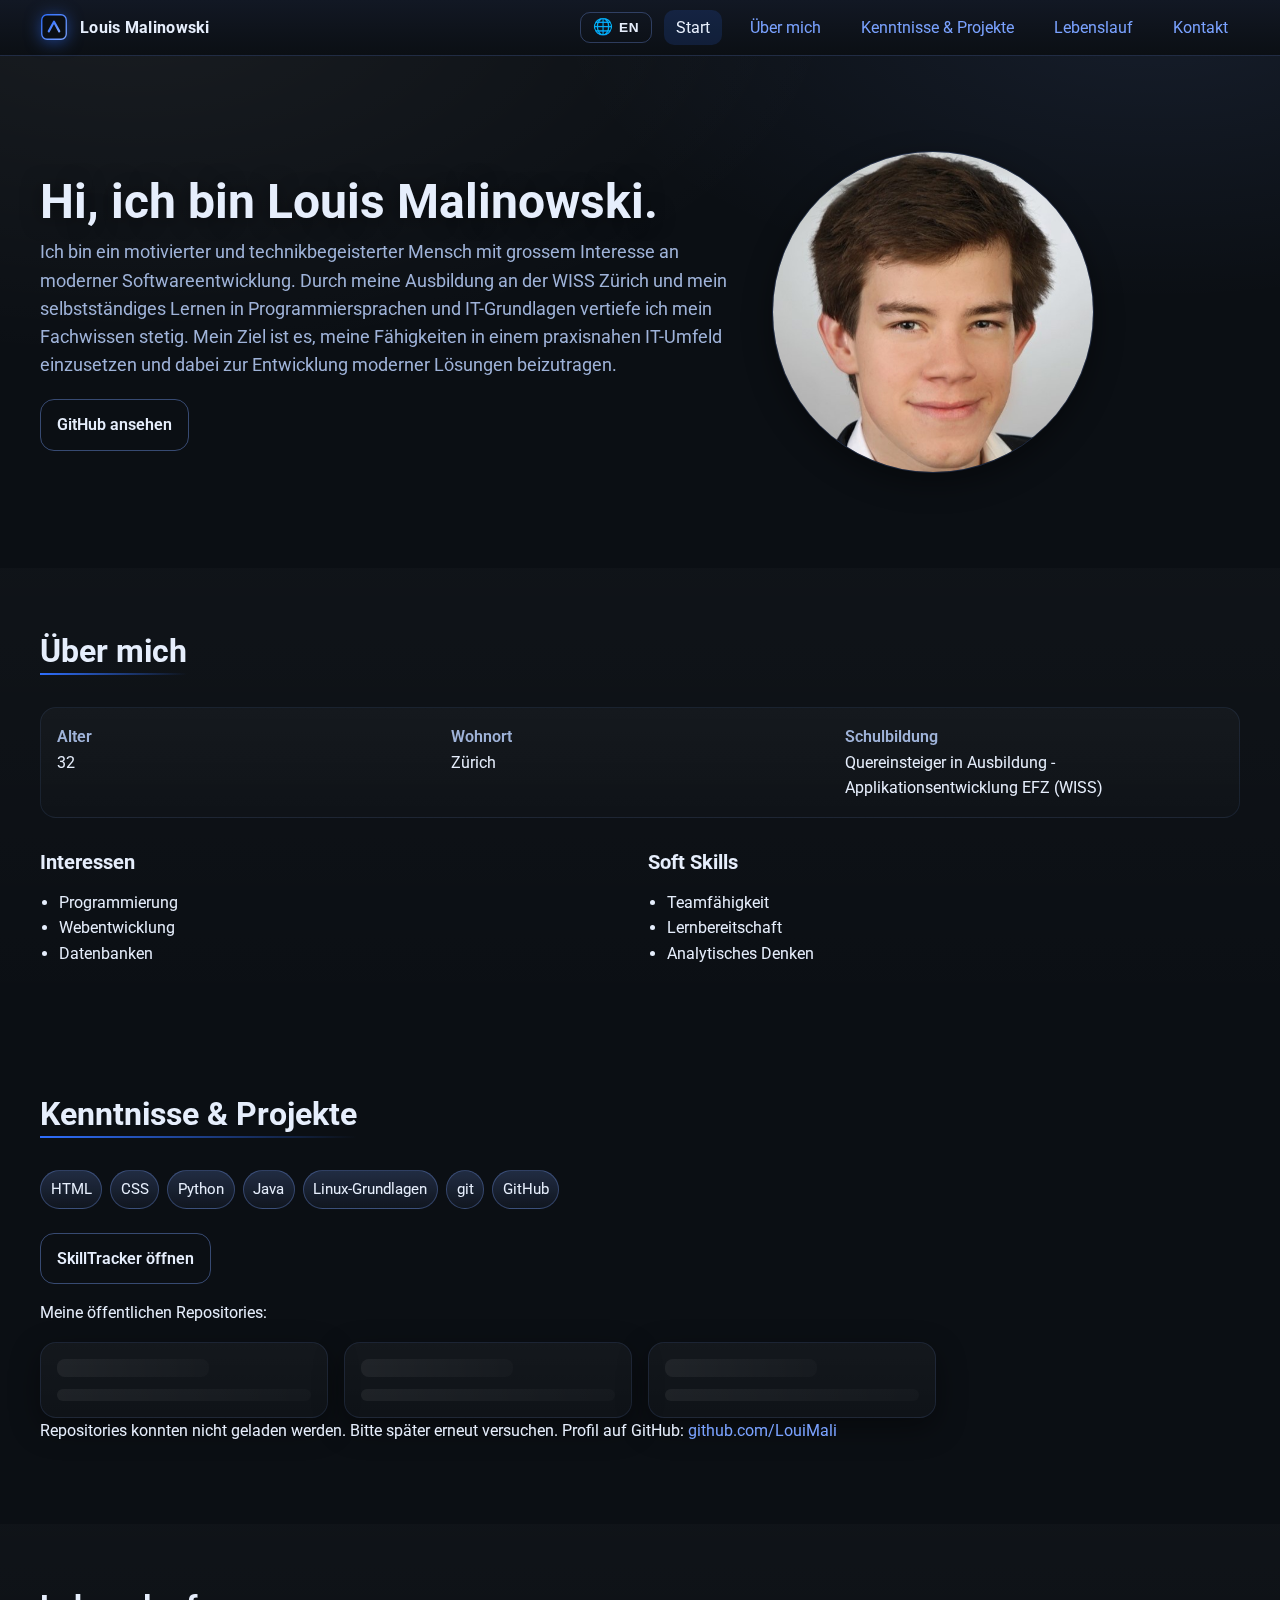
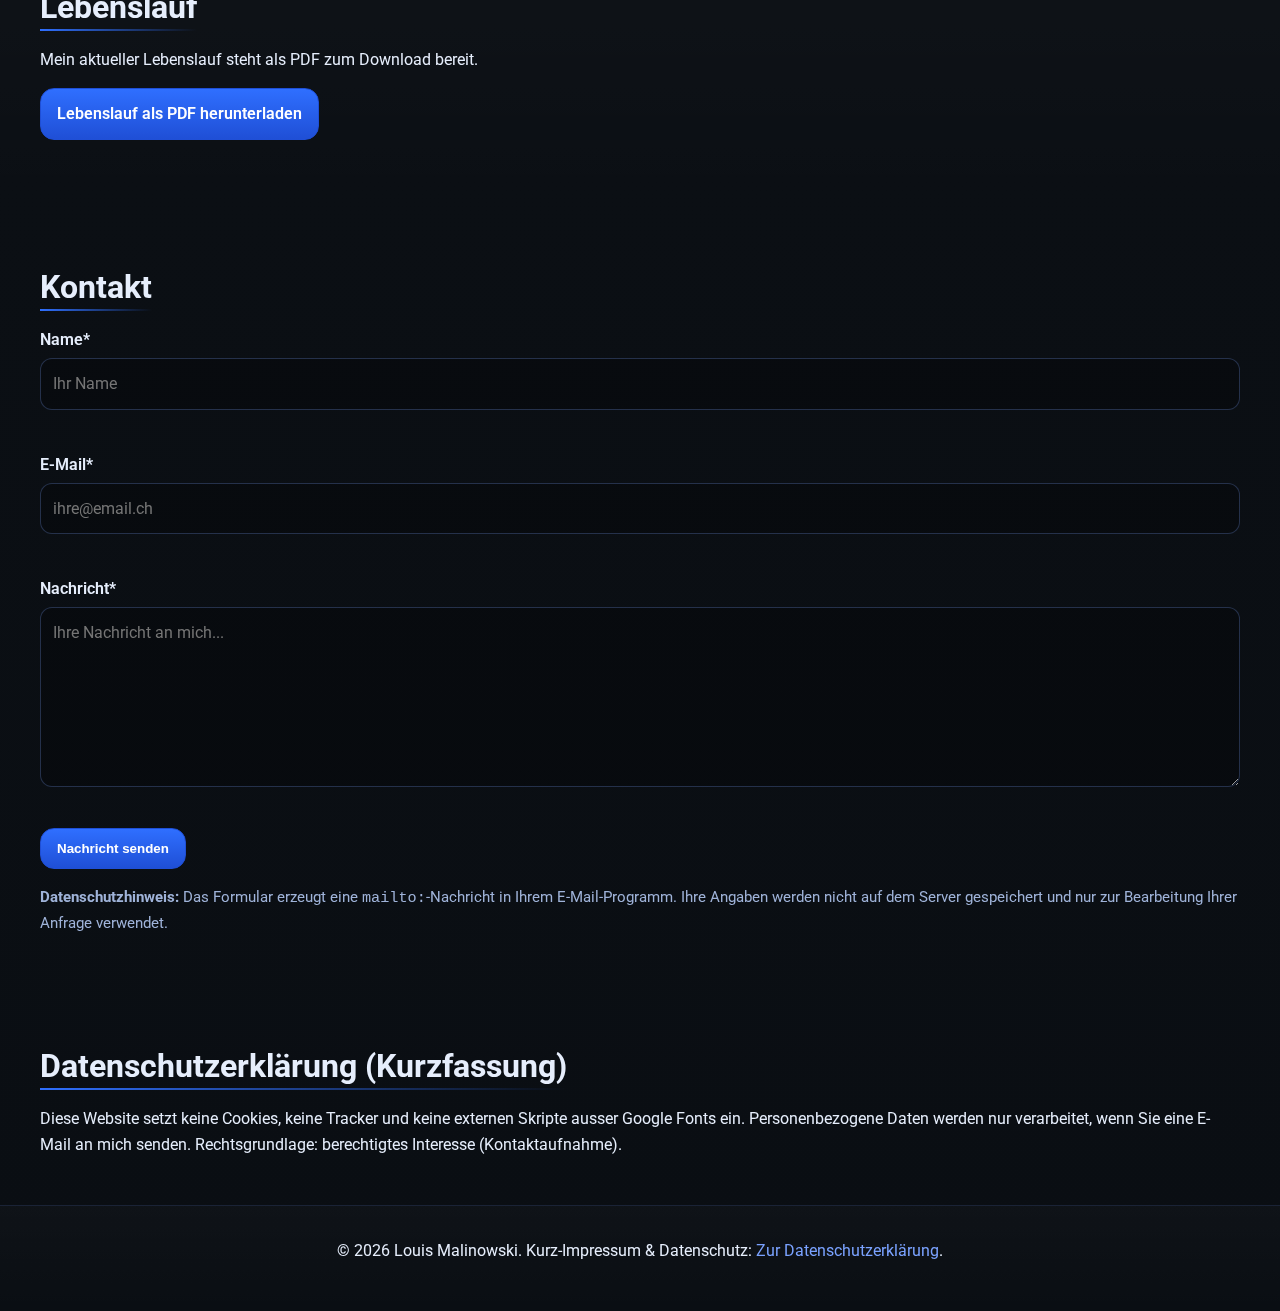
<file: index.html>
<!-- Persoenliche Bewerbungs-Website von Louis Malinowski -->


<!doctype html>
<html lang="de-CH">

<head>
  <meta charset="utf-8">
  <meta name="viewport" content="width=device-width, initial-scale=1">
  <title>Louis Malinowski – IT-Praktikum ab August 2026</title>
  <meta name="description"
    content="Persönliche Bewerbungs-Website von Louis Malinowski für ein IT-Praktikum ab August 2026. Moderne, barrierearme, schnelle Single-Page-Website.">
  <link rel="icon" href="assets/favicon.svg" type="image/svg+xml">
  <!-- Für Project Pages keine absolute Canonical setzen -->
  <!-- Open Graph -->
  <meta property="og:title" content="Louis Malinowski – IT-Praktikum ab August 2026">
  <meta property="og:description"
    content="Bewerbung für ein IT-Praktikum (Start August 2026). Projekte, Kenntnisse, Lebenslauf und Kontakt.">
  <meta property="og:type" content="website">
  <meta property="og:image" content="assets/avatar.jpg">
  <!-- Twitter -->
  <meta name="twitter:card" content="summary_large_image">
  <meta name="twitter:title" content="Louis Malinowski – IT-Praktikum ab August 2026">
  <meta name="twitter:description" content="Bewerbung für ein IT-Praktikum ab August 2026.">
  <meta name="twitter:image" content="assets/avatar.jpg">
  <!-- Fonts -->
  <link rel="preconnect" href="https://fonts.gstatic.com" crossorigin>
  <link
    href="https://fonts.googleapis.com/css2?family=Roboto:wght@400;500;700&family=Open+Sans:wght@400;600&display=swap"
    rel="stylesheet">
  <link rel="stylesheet" href="css/styles.css">
</head>

<body>
  <a class="skip-link" href="#start" data-i18n="skip-link">Zum Inhalt springen</a>

  <header class="site-header" role="banner">
    <div class="container header__inner">
      <a class="brand" href="#start" aria-label="Zur Startseite">
        <img class="brand__logo" src="assets/favicon.svg" alt="" width="28" height="28" decoding="async">
        <span class="brand__name">Louis&nbsp;Malinowski</span>
      </a>
      <div class="header__end">
        <button class="lang-toggle" id="lang-toggle" aria-label="Switch to English">
          <span class="lang-toggle__icon" aria-hidden="true">🌐</span>
          <span class="lang-toggle__label" id="lang-toggle-label">EN</span>
        </button>
        <nav id="site-nav" class="nav" role="navigation" aria-label="Hauptnavigation">
          <ul class="nav__list">
            <li><a href="#start" class="nav__link" data-i18n="nav-start">Start</a></li>
            <li><a href="#ueber-mich" class="nav__link" data-i18n="nav-about">Über mich</a></li>
            <li><a href="#projekte" class="nav__link" data-i18n="nav-skills">Kenntnisse &amp; Projekte</a></li>
            <li><a href="#lebenslauf" class="nav__link" data-i18n="nav-cv">Lebenslauf</a></li>
            <li><a href="#kontakt" class="nav__link" data-i18n="nav-contact">Kontakt</a></li>
          </ul>
        </nav>
        <button class="nav__toggle" aria-label="Menü öffnen" aria-controls="site-nav" aria-expanded="false">
          <span class="nav__toggle-bar" aria-hidden="true"></span>
          <span class="nav__toggle-bar" aria-hidden="true"></span>
          <span class="nav__toggle-bar" aria-hidden="true"></span>
        </button>
      </div>
    </div>
  </header>

  <main id="start" class="hero" tabindex="-1">
    <div class="container hero__inner">
      <div class="hero__text">
        <h1 class="hero__title" data-i18n="hero-title">Hi, ich bin Louis&nbsp;Malinowski.</h1>
        <p class="hero__subtitle" data-i18n="hero-subtitle">Ich bin ein motivierter und technikbegeisterter Mensch mit grossem Interesse an
          moderner Softwareentwicklung.
          Durch meine Ausbildung an der WISS Zürich und mein selbstständiges Lernen in Programmiersprachen und
          IT-Grundlagen vertiefe ich mein Fachwissen stetig.
          Mein Ziel ist es, meine Fähigkeiten in einem praxisnahen IT-Umfeld einzusetzen und dabei zur Entwicklung
          moderner Lösungen beizutragen.
        </p>
        <div class="hero__actions">
          <a class="btn btn--ghost" href="https://github.com/LouiMali?tab=repositories" target="_blank"
            rel="noopener" data-i18n="hero-github">GitHub ansehen</a>
        </div>
      </div>
      <picture class="hero__media">
        <img src="assets/avatar.jpg" alt="Porträt: Louis Malinowski" width="320" height="320" loading="lazy"
          decoding="async">
      </picture>
    </div>
  </main>

  <section id="ueber-mich" class="section section--surface" aria-label="Ueber mich">
    <div class="container">
      <h2 data-i18n="about-heading">Über mich</h2>
      <div class="about">
        <dl class="about__grid">
          <div>
            <dt data-i18n="about-age-label">Alter</dt>
            <dd>32</dd>
          </div>
          <div>
            <dt data-i18n="about-location-label">Wohnort</dt>
            <dd>Zürich</dd>
          </div>
          <div>
            <dt data-i18n="about-education-label">Schulbildung</dt>
            <dd data-i18n="about-education-value">Quereinsteiger in Ausbildung - Applikationsentwicklung EFZ (WISS)</dd>
          </div>
        </dl>
        <div class="about__cols">
          <div>
            <h3 data-i18n="about-interests-heading">Interessen</h3>
            <ul class="list">
              <li data-i18n="about-interest-1">Programmierung</li>
              <li data-i18n="about-interest-2">Webentwicklung</li>
              <li data-i18n="about-interest-3">Datenbanken</li>
            </ul>
          </div>
          <div>
            <h3 data-i18n="about-softskills-heading">Soft Skills</h3>
            <ul class="list">
              <li data-i18n="about-skill-1">Teamfähigkeit</li>
              <li data-i18n="about-skill-2">Lernbereitschaft</li>
              <li data-i18n="about-skill-3">Analytisches Denken</li>
            </ul>
          </div>
        </div>
      </div>
    </div>
  </section>

  <section id="projekte" class="section" aria-label="Kenntnisse und Projekte">
    <div class="container">
      <h2 data-i18n="skills-heading">Kenntnisse &amp; Projekte</h2>
      <div class="skills">
        <span class="badge">HTML</span><span class="badge">CSS</span><span class="badge">Python</span>
        <span class="badge">Java</span><span class="badge">Linux-Grundlagen</span><span class="badge">git</span><span
          class="badge">GitHub</span>
      </div>

      <p style="margin-top:1.5rem"><a class="btn btn--ghost" href="https://LouiMali.github.io/SkillTracker/"
          target="_blank" rel="noopener" data-i18n="skills-open-tracker">SkillTracker öffnen</a></p>

      <p class="repo__intro" data-i18n="skills-repos-intro">Meine öffentlichen Repositories:</p>
      <div id="repos" class="repo-grid" role="list" aria-live="polite" aria-busy="true">
        <div class="card" aria-hidden="true">
          <div class="skeleton skeleton-title"></div>
          <div class="skeleton skeleton-text"></div>
        </div>
        <div class="card" aria-hidden="true">
          <div class="skeleton skeleton-title"></div>
          <div class="skeleton skeleton-text"></div>
        </div>
        <div class="card" aria-hidden="true">
          <div class="skeleton skeleton-title"></div>
          <div class="skeleton skeleton-text"></div>
        </div>
      </div>
      <p class="repo__fallback" id="repo-fallback" hidden>
        <span data-i18n="skills-repos-fallback">Repositories konnten nicht geladen werden. Bitte später erneut versuchen.
        Profil auf GitHub:</span> <a href="https://github.com/LouiMali?tab=repositories" target="_blank"
          rel="noopener">github.com/LouiMali</a>
      </p>
    </div>
  </section>

  <section id="lebenslauf" class="section section--surface" aria-label="Lebenslauf">
    <div class="container">
      <h2 data-i18n="cv-heading">Lebenslauf</h2>
      <p data-i18n="cv-text">Mein aktueller Lebenslauf steht als PDF zum Download bereit.</p>
      <a class="btn btn--primary" href="assets/cv.pdf" download data-i18n="cv-download">Lebenslauf als PDF herunterladen</a>
    </div>
  </section>

  <section id="kontakt" class="section" aria-label="Kontaktformular">
    <div class="container">
      <h2 data-i18n="contact-heading">Kontakt</h2>

      <form id="contact-form" novalidate aria-describedby="form-status">
        <div class="form__row">
          <label for="name" data-i18n="contact-label-name">Name*</label>
          <input id="name" name="name" type="text" minlength="2" required autocomplete="name"
            placeholder="Ihr Name" data-i18n-placeholder="contact-placeholder-name">
          <div class="input-error" id="error-name" role="alert" aria-live="polite"></div>
        </div>
        <div class="form__row">
          <label for="email" data-i18n="contact-label-email">E-Mail*</label>
          <input id="email" name="email" type="email" inputmode="email" required autocomplete="email"
            placeholder="ihre@email.ch" data-i18n-placeholder="contact-placeholder-email">
          <div class="input-error" id="error-email" role="alert" aria-live="polite"></div>
        </div>
        <div class="form__row">
          <label for="message" data-i18n="contact-label-message">Nachricht*</label>
          <textarea id="message" name="message" minlength="10" required rows="6"
            placeholder="Ihre Nachricht an mich..." data-i18n-placeholder="contact-placeholder-message"></textarea>
          <div class="input-error" id="error-message" role="alert" aria-live="polite"></div>
        </div>
        <div class="form__actions"><button class="btn btn--primary" type="submit" data-i18n="contact-submit">Nachricht senden</button></div>
        <p id="form-status" class="form__status" aria-live="polite"></p>
        <p class="privacy-hint" data-i18n-html="contact-privacy-html"><strong>Datenschutzhinweis:</strong> Das Formular erzeugt eine
          <code>mailto:</code>-Nachricht in Ihrem E-Mail-Programm.
          Ihre Angaben werden nicht auf dem Server gespeichert und nur zur Bearbeitung Ihrer Anfrage verwendet.
        </p>
      </form>
    </div>
  </section>

  <section id="datenschutz" class="section section--compact" aria-label="Datenschutzerklärung">
    <div class="container">
      <h2 data-i18n="privacy-heading">Datenschutzerklärung (Kurzfassung)</h2>
      <p data-i18n="privacy-text">Diese Website setzt keine Cookies, keine Tracker und keine externen Skripte ausser Google Fonts ein.
        Personenbezogene Daten werden nur verarbeitet, wenn Sie eine E-Mail an mich senden. Rechtsgrundlage:
        berechtigtes Interesse (Kontaktaufnahme).</p>
    </div>
  </section>

  <footer class="site-footer" role="contentinfo">
    <div class="container footer__inner">
      <p>&copy; <span id="year"></span> Louis Malinowski. Kurz-Impressum &amp; Datenschutz:
        <a href="#datenschutz" data-i18n="footer-privacy-link">Zur Datenschutzerklärung</a>.
      </p>
    </div>
  </footer>

  <noscript>
    <div class="noscript">Diese Website funktioniert am besten mit aktiviertem JavaScript (Repo-Liste &amp;
      Formular-Validierung).</div>
  </noscript>
  <script src="js/main.js" defer></script>
</body>

</html>
</file>
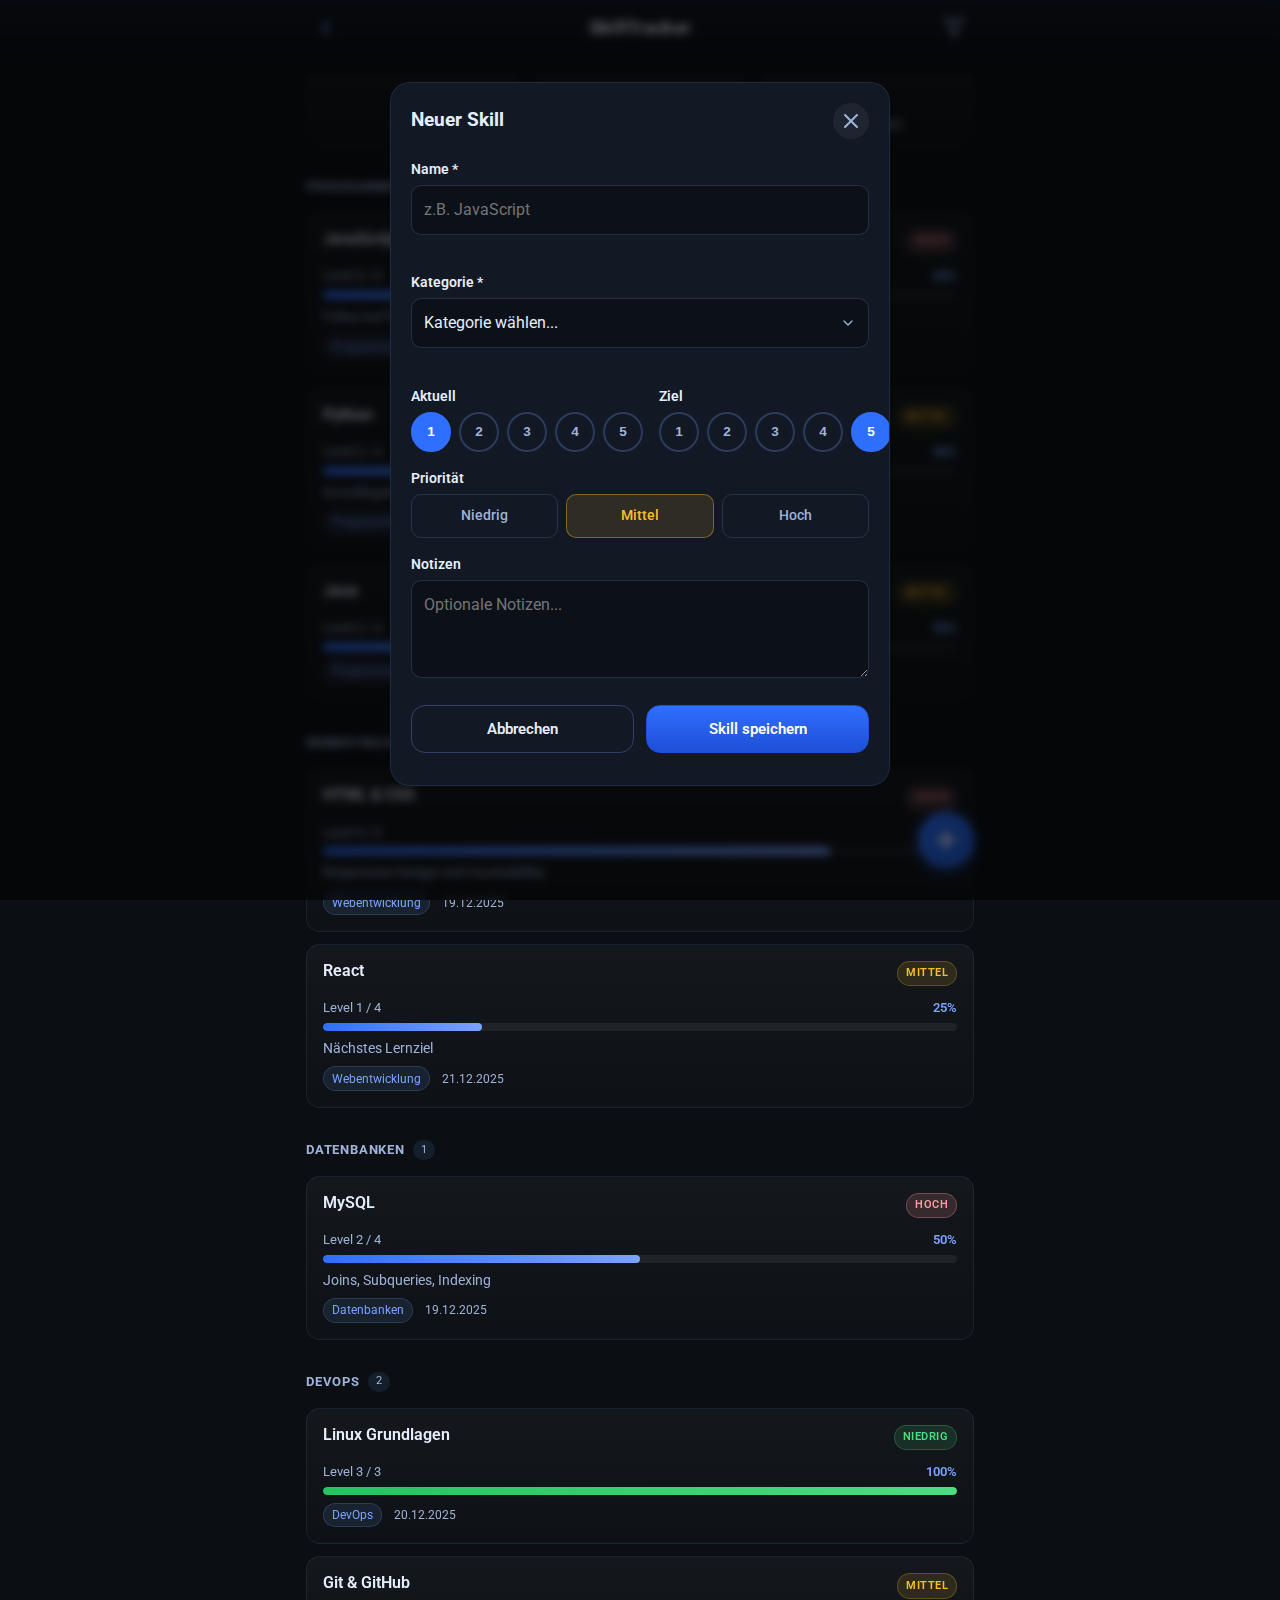
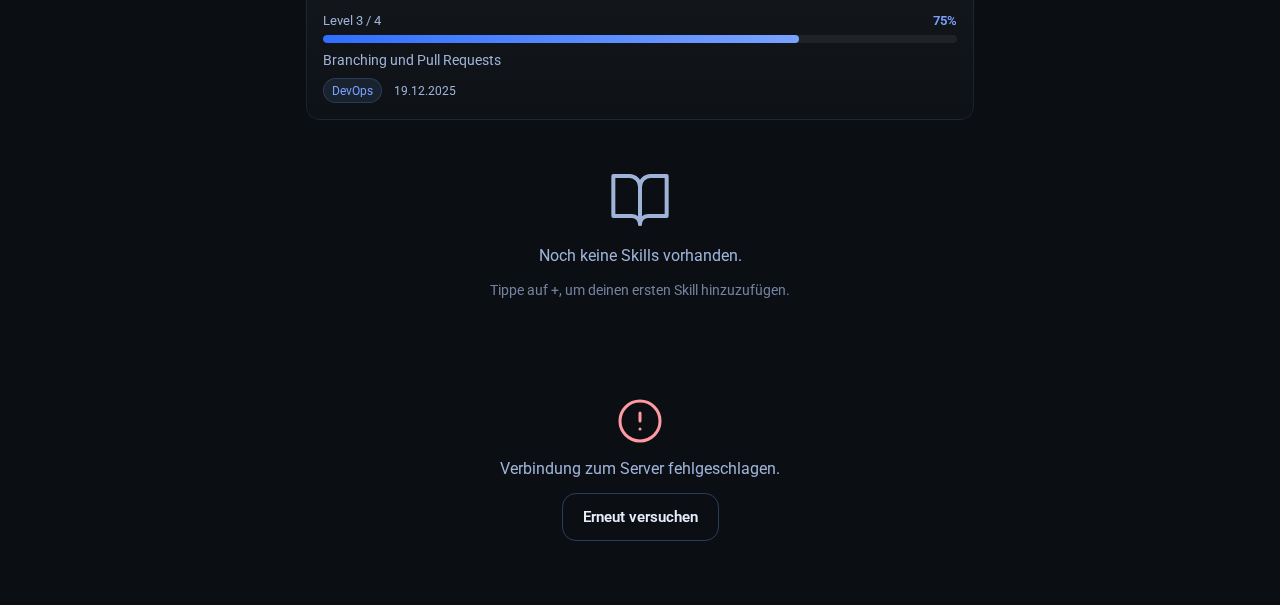
<file: skilltracker/index.html>
<!doctype html>
<html lang="de-CH">
<head>
  <meta charset="utf-8">
  <meta name="viewport" content="width=device-width, initial-scale=1">
  <title>SkillTracker – Skills verwalten</title>
  <meta name="description" content="Webapp zum Verwalten von Skills: Fortschritt, Zeitaufwand und Prioritäten.">
  <link rel="icon" href="../assets/favicon.svg" type="image/svg+xml">
  <link rel="preconnect" href="https://fonts.gstatic.com" crossorigin>
  <link href="https://fonts.googleapis.com/css2?family=Roboto:wght@400;500;700&family=Open+Sans:wght@400;600&display=swap" rel="stylesheet">
  <link rel="stylesheet" href="css/styles.css">
</head>
<body>

  <!-- App Header -->
  <header class="app-header">
    <div class="header__inner">
      <a href="../index.html" class="header__back" aria-label="Zurück zur Startseite">
        <svg width="24" height="24" viewBox="0 0 24 24" fill="none" stroke="currentColor" stroke-width="2" stroke-linecap="round" stroke-linejoin="round"><path d="M15 18l-6-6 6-6"/></svg>
      </a>
      <h1 class="header__title">SkillTracker</h1>
      <button class="header__filter-btn" id="filter-toggle" aria-label="Filter öffnen" aria-expanded="false">
        <svg width="22" height="22" viewBox="0 0 24 24" fill="none" stroke="currentColor" stroke-width="2" stroke-linecap="round" stroke-linejoin="round"><polygon points="22 3 2 3 10 12.46 10 19 14 21 14 12.46 22 3"/></svg>
      </button>
    </div>
    <!-- Filter Dropdown -->
    <div class="filter-bar" id="filter-bar" hidden>
      <div class="filter-bar__inner">
        <div class="filter-group">
          <label class="filter-label" for="filter-category">Kategorie</label>
          <select class="filter-select" id="filter-category">
            <option value="all">Alle</option>
          </select>
        </div>
        <div class="filter-group">
          <label class="filter-label" for="filter-priority">Priorität</label>
          <select class="filter-select" id="filter-priority">
            <option value="all">Alle</option>
            <option value="High">Hoch</option>
            <option value="Medium">Mittel</option>
            <option value="Low">Niedrig</option>
          </select>
        </div>
      </div>
    </div>
  </header>

  <!-- Main Content -->
  <main class="app-main" id="app-main">

    <!-- Stats Bar -->
    <section class="stats-bar" aria-label="Statistiken">
      <div class="stat-card">
        <span class="stat-value" id="stat-total">–</span>
        <span class="stat-label">Skills</span>
      </div>
      <div class="stat-card">
        <span class="stat-value" id="stat-avg">–</span>
        <span class="stat-label">Durchschnitt</span>
      </div>
      <div class="stat-card">
        <span class="stat-value" id="stat-mastered">–</span>
        <span class="stat-label">Gemeistert</span>
      </div>
    </section>

    <!-- Skills List -->
    <section class="skills-section" aria-label="Skills">
      <div class="skills-list" id="skills-list" role="list" aria-live="polite">
        <!-- Skeleton Loader -->
        <div class="skill-card skeleton-card" aria-hidden="true">
          <div class="skeleton skeleton--title"></div>
          <div class="skeleton skeleton--bar"></div>
          <div class="skeleton skeleton--text"></div>
        </div>
        <div class="skill-card skeleton-card" aria-hidden="true">
          <div class="skeleton skeleton--title"></div>
          <div class="skeleton skeleton--bar"></div>
          <div class="skeleton skeleton--text"></div>
        </div>
        <div class="skill-card skeleton-card" aria-hidden="true">
          <div class="skeleton skeleton--title"></div>
          <div class="skeleton skeleton--bar"></div>
          <div class="skeleton skeleton--text"></div>
        </div>
      </div>

      <!-- Empty State -->
      <div class="empty-state" id="empty-state" hidden>
        <svg width="64" height="64" viewBox="0 0 24 24" fill="none" stroke="var(--muted)" stroke-width="1.5" stroke-linecap="round" stroke-linejoin="round"><path d="M2 3h6a4 4 0 0 1 4 4v14a3 3 0 0 0-3-3H2z"/><path d="M22 3h-6a4 4 0 0 0-4 4v14a3 3 0 0 1 3-3h7z"/></svg>
        <p class="empty-state__text">Noch keine Skills vorhanden.</p>
        <p class="empty-state__hint">Tippe auf +, um deinen ersten Skill hinzuzufügen.</p>
      </div>

      <!-- Error State -->
      <div class="error-state" id="error-state" hidden>
        <svg width="48" height="48" viewBox="0 0 24 24" fill="none" stroke="#ff9aa2" stroke-width="1.5" stroke-linecap="round" stroke-linejoin="round"><circle cx="12" cy="12" r="10"/><line x1="12" y1="8" x2="12" y2="12"/><line x1="12" y1="16" x2="12.01" y2="16"/></svg>
        <p class="error-state__text">Verbindung zum Server fehlgeschlagen.</p>
        <button class="btn btn--ghost" id="retry-btn">Erneut versuchen</button>
      </div>
    </section>
  </main>

  <!-- FAB: Add Skill -->
  <button class="fab" id="fab-add" aria-label="Neuen Skill hinzufügen">
    <svg width="28" height="28" viewBox="0 0 24 24" fill="none" stroke="currentColor" stroke-width="2.5" stroke-linecap="round"><line x1="12" y1="5" x2="12" y2="19"/><line x1="5" y1="12" x2="19" y2="12"/></svg>
  </button>

  <!-- Modal: Add Skill -->
  <div class="modal-overlay" id="modal-overlay" hidden>
    <div class="modal" role="dialog" aria-labelledby="modal-title" aria-modal="true">
      <div class="modal__header">
        <h2 class="modal__title" id="modal-title">Neuer Skill</h2>
        <button class="modal__close" id="modal-close" aria-label="Schliessen">
          <svg width="24" height="24" viewBox="0 0 24 24" fill="none" stroke="currentColor" stroke-width="2" stroke-linecap="round"><line x1="18" y1="6" x2="6" y2="18"/><line x1="6" y1="6" x2="18" y2="18"/></svg>
        </button>
      </div>
      <form class="modal__form" id="skill-form" novalidate>
        <div class="form-field">
          <label for="skill-name">Name *</label>
          <input type="text" id="skill-name" required minlength="2" placeholder="z.B. JavaScript" autocomplete="off">
          <span class="form-error" id="err-name" role="alert"></span>
        </div>
        <div class="form-field">
          <label for="skill-category">Kategorie *</label>
          <select id="skill-category" required>
            <option value="" disabled selected>Kategorie wählen...</option>
          </select>
          <span class="form-error" id="err-category" role="alert"></span>
        </div>
        <div class="form-row">
          <div class="form-field">
            <label for="skill-current">Aktuell</label>
            <div class="level-picker" id="picker-current" role="group" aria-label="Aktuelles Level">
              <button type="button" class="level-dot is-active" data-level="1">1</button>
              <button type="button" class="level-dot" data-level="2">2</button>
              <button type="button" class="level-dot" data-level="3">3</button>
              <button type="button" class="level-dot" data-level="4">4</button>
              <button type="button" class="level-dot" data-level="5">5</button>
            </div>
            <input type="hidden" id="skill-current" value="1">
          </div>
          <div class="form-field">
            <label for="skill-target">Ziel</label>
            <div class="level-picker" id="picker-target" role="group" aria-label="Ziel-Level">
              <button type="button" class="level-dot" data-level="1">1</button>
              <button type="button" class="level-dot" data-level="2">2</button>
              <button type="button" class="level-dot" data-level="3">3</button>
              <button type="button" class="level-dot" data-level="4">4</button>
              <button type="button" class="level-dot is-active" data-level="5">5</button>
            </div>
            <input type="hidden" id="skill-target" value="5">
          </div>
        </div>
        <div class="form-field">
          <label for="skill-priority">Priorität</label>
          <div class="priority-picker" role="radiogroup" aria-label="Priorität">
            <button type="button" class="priority-btn" data-priority="Low">Niedrig</button>
            <button type="button" class="priority-btn is-active" data-priority="Medium">Mittel</button>
            <button type="button" class="priority-btn" data-priority="High">Hoch</button>
          </div>
          <input type="hidden" id="skill-priority" value="Medium">
        </div>
        <div class="form-field">
          <label for="skill-notes">Notizen</label>
          <textarea id="skill-notes" rows="3" placeholder="Optionale Notizen..."></textarea>
        </div>
        <div class="modal__actions">
          <button type="button" class="btn btn--ghost" id="modal-cancel">Abbrechen</button>
          <button type="submit" class="btn btn--primary">Skill speichern</button>
        </div>
        <p class="form-status" id="form-status" aria-live="polite"></p>
      </form>
    </div>
  </div>

  <!-- Bottom Nav -->
  <nav class="bottom-nav" aria-label="Navigation">
    <a href="../index.html" class="bottom-nav__item">
      <svg width="22" height="22" viewBox="0 0 24 24" fill="none" stroke="currentColor" stroke-width="2" stroke-linecap="round" stroke-linejoin="round"><path d="M3 9l9-7 9 7v11a2 2 0 0 1-2 2H5a2 2 0 0 1-2-2z"/><polyline points="9 22 9 12 15 12 15 22"/></svg>
      <span>Home</span>
    </a>
    <a href="#" class="bottom-nav__item is-active" aria-current="page">
      <svg width="22" height="22" viewBox="0 0 24 24" fill="none" stroke="currentColor" stroke-width="2" stroke-linecap="round" stroke-linejoin="round"><polyline points="22 12 18 12 15 21 9 3 6 12 2 12"/></svg>
      <span>Skills</span>
    </a>
  </nav>

  <script src="js/app.js" defer></script>
</body>
</html>
</file>
<file: css/styles.css>
/* (gleich wie zuvor, relative Pfade sind egal im CSS) */
:root {
  --bg: #0b0f14;
  --surface: #121824;
  --surface-ghost: rgba(18, 24, 36, 0.6);
  --primary: #2f6fff;
  --accent: #7aa2ff;
  --text: #e6eefc;
  --muted: #9fb3d9;
  --shadow: 0 10px 30px rgba(0, 0, 0, .4);
  --radius: 16px;
  --container: 1200px;
  --focus: 0 0 0 3px rgba(122, 162, 255, .6), 0 0 0 6px rgba(47, 111, 255, .35);
}

* {
  box-sizing: border-box
}

html:focus-within {
  scroll-behavior: smooth
}

@media (prefers-reduced-motion: reduce) {
  html:focus-within {
    scroll-behavior: auto
  }
}

body {
  margin: 0;
  font-family: "Roboto", "Open Sans", system-ui, -apple-system, Segoe UI, Arial, sans-serif;
  color: var(--text);
  background: radial-gradient(1200px 600px at 10% 0%, rgba(255, 255, 255, .06), transparent 60%),
    radial-gradient(1000px 500px at 90% 0%, rgba(122, 162, 255, .10), transparent 60%),
    linear-gradient(180deg, #0b0f14 0%, #0b0f14 60%, #0a0e13 100%);
  background-color: var(--bg);
  line-height: 1.6;
  -webkit-font-smoothing: antialiased;
  text-rendering: optimizeLegibility
}

.container {
  width: min(100% - 2rem, var(--container));
  margin-inline: auto
}

.section {
  padding: 4rem 0
}

.section--surface {
  background: linear-gradient(180deg, rgba(255, 255, 255, .02), rgba(255, 255, 255, .0))
}

.section--compact {
  padding: 2rem 0
}

h1,
h2,
h3 {
  line-height: 1.2;
  margin: 0 0 1rem
}

h1 {
  font-size: clamp(2rem, 3vw + 1rem, 3rem)
}

h2 {
  font-size: clamp(1.5rem, 1.5vw + 1rem, 2rem)
}

h3 {
  font-size: 1.25rem;
  margin-top: 1rem
}

p {
  margin: 0 0 1rem
}

.list {
  padding-left: 1.2rem;
  margin: 0
}

a {
  color: var(--accent);
  text-decoration: none
}

a:hover {
  text-decoration: underline
}

.skip-link {
  position: absolute;
  left: -9999px;
  top: auto;
  width: 1px;
  height: 1px;
  overflow: hidden
}

.skip-link:focus {
  position: fixed;
  left: 1rem;
  top: 1rem;
  width: auto;
  height: auto;
  background: var(--surface);
  color: var(--text);
  padding: .5rem 1rem;
  border-radius: 8px;
  box-shadow: var(--focus);
  z-index: 1000
}

.site-header {
  position: sticky;
  top: 0;
  z-index: 999;
  backdrop-filter: saturate(1.2) blur(10px);
  background: linear-gradient(180deg, rgba(18, 24, 36, 1), rgba(11, 15, 20, 1));
  border-bottom: 1px solid rgba(122, 162, 255, .15)
}

.header__inner {
  display: flex;
  align-items: center;
  justify-content: space-between;
  gap: 1rem;
  padding: .75rem 0
}

.header__end {
  display: flex;
  align-items: center;
  gap: .75rem
}

.lang-toggle {
  display: inline-flex;
  align-items: center;
  gap: .35rem;
  background: transparent;
  border: 1px solid rgba(122, 162, 255, .3);
  border-radius: 10px;
  padding: .4rem .75rem;
  cursor: pointer;
  font-size: .85rem;
  font-weight: 600;
  color: var(--text);
  letter-spacing: .4px;
  transition: background-color .2s ease, border-color .2s ease, box-shadow .15s ease;
  flex-shrink: 0
}

.lang-toggle:hover {
  background: rgba(122, 162, 255, .1);
  border-color: rgba(122, 162, 255, .55)
}

.lang-toggle:focus-visible {
  outline: none;
  box-shadow: var(--focus)
}

.lang-toggle__icon {
  font-size: 1rem;
  line-height: 1
}

.lang-toggle__label {
  font-weight: 700;
  letter-spacing: .5px
}

.brand {
  display: flex;
  align-items: center;
  gap: .75rem;
  font-weight: 700;
  color: var(--text)
}

.brand__logo {
  filter: drop-shadow(0 2px 8px rgba(47, 111, 255, .5))
}

.brand__name {
  letter-spacing: .3px
}

.nav {
  display: block
}

.nav__list {
  display: flex;
  gap: 1rem;
  list-style: none;
  margin: 0;
  padding: 0
}

.nav__link {
  padding: .5rem .75rem;
  border-radius: 10px;
  transition: background-color .2s ease, color .2s ease
}

.nav__link:focus-visible {
  outline: none;
  box-shadow: var(--focus)
}

.nav__link.is-active {
  background: rgba(47, 111, 255, .15);
  color: var(--text)
}

.nav__toggle {
  display: none;
  background: transparent;
  border: 0;
  cursor: pointer;
  padding: .5rem;
  border-radius: 12px
}

.nav__toggle:focus-visible {
  box-shadow: var(--focus);
  outline: none
}

.nav__toggle-bar {
  display: block;
  width: 26px;
  height: 2px;
  background: var(--text);
  margin: 5px 0;
  border-radius: 2px;
  transition: transform .25s ease, opacity .2s ease
}

.nav__toggle.is-open .nav__toggle-bar:nth-child(1) {
  transform: translateY(7px) rotate(45deg)
}

.nav__toggle.is-open .nav__toggle-bar:nth-child(2) {
  opacity: 0
}

.nav__toggle.is-open .nav__toggle-bar:nth-child(3) {
  transform: translateY(-7px) rotate(-45deg)
}

.hero {
  padding: 6rem 0;
  position: relative
}

.hero__inner {
  display: grid;
  grid-template-columns: 1.2fr .8fr;
  gap: 2rem;
  align-items: center
}

.hero__title {
  margin-bottom: .5rem;
  text-shadow: 0 2px 20px rgba(0, 0, 0, .5)
}

.hero__subtitle {
  color: var(--muted);
  font-size: 1.1rem;
  margin-bottom: 1.25rem
}

.hero__actions {
  display: flex;
  gap: .75rem;
  flex-wrap: wrap
}

.hero__media img {
  display: block;
  border-radius: 50%;
  box-shadow: var(--shadow);
  background: radial-gradient(50% 50% at 50% 50%, rgba(122, 162, 255, .25), rgba(18, 24, 36, 1));
  outline: 1px solid rgba(122, 162, 255, .2);
  animation: fadeIn .6s ease-out
}

.btn {
  display: inline-flex;
  align-items: center;
  justify-content: center;
  gap: .5rem;
  padding: .75rem 1rem;
  border-radius: 14px;
  border: 1px solid transparent;
  text-decoration: none;
  font-weight: 600;
  transition: transform .15s ease, box-shadow .15s ease
}

.btn:focus-visible {
  outline: none;
  box-shadow: var(--focus)
}

.btn:hover {
  transform: translateY(-1px)
}

.btn--primary {
  background: linear-gradient(180deg, var(--primary), #1f4fd6);
  color: #fff;
  border-color: #1f4fd6
}

.btn--ghost {
  background: transparent;
  border-color: rgba(122, 162, 255, .4);
  color: var(--text);
  transition: background-color .2s ease, transform .15s ease, box-shadow .15s ease
}

.btn--ghost:hover {
  background: rgba(122, 162, 255, .1)
}

.about__grid {
  display: grid;
  grid-template-columns: repeat(auto-fit, minmax(220px, 1fr));
  gap: 1rem;
  padding: 1rem;
  background: linear-gradient(180deg, rgba(255, 255, 255, .03), rgba(255, 255, 255, .01));
  border: 1px solid rgba(122, 162, 255, .1);
  border-radius: 16px
}

.about__grid dt {
  color: var(--muted);
  font-weight: 600
}

.about__grid dd {
  margin: 0
}

.about__cols {
  display: grid;
  grid-template-columns: repeat(auto-fit, minmax(260px, 1fr));
  gap: 1rem;
  margin-top: 1rem
}

.skills {
  display: flex;
  flex-wrap: wrap;
  gap: .5rem;
  margin: 1rem 0 1.5rem
}

.badge {
  background: linear-gradient(180deg, rgba(122, 162, 255, .2), rgba(122, 162, 255, .05));
  border: 1px solid rgba(122, 162, 255, .3);
  color: var(--text);
  padding: .4rem .6rem;
  border-radius: 999px;
  font-size: .95rem
}

.repo-grid {
  display: grid;
  grid-template-columns: repeat(auto-fill, minmax(280px, 1fr));
  gap: 1rem
}

.card {
  background: linear-gradient(180deg, rgba(255, 255, 255, .04), rgba(255, 255, 255, .02));
  border: 1px solid rgba(122, 162, 255, .12);
  border-radius: 16px;
  padding: 1rem;
  box-shadow: var(--shadow)
}

.card__title {
  margin: 0 0 .25rem;
  font-size: 1.1rem
}

.card__meta {
  display: flex;
  align-items: center;
  gap: .5rem;
  color: var(--muted);
  font-size: .95rem
}

.lang-badge {
  display: inline-flex;
  align-items: center;
  gap: .4rem;
  padding: .25rem .5rem;
  border-radius: 999px;
  background: rgba(122, 162, 255, .12);
  border: 1px solid rgba(122, 162, 255, .25)
}

.lang-dot {
  width: .6rem;
  height: .6rem;
  border-radius: 50%
}

.star {
  display: inline-flex;
  align-items: center;
  gap: .25rem
}

.skeleton {
  background: linear-gradient(90deg, rgba(255, 255, 255, .06), rgba(255, 255, 255, .02), rgba(255, 255, 255, .06));
  background-size: 200% 100%;
  animation: shimmer 1.2s linear infinite;
  border-radius: 8px
}

.skeleton-title {
  width: 60%;
  height: 18px;
  margin: 0 0 .75rem
}

.skeleton-text {
  width: 100%;
  height: 12px
}

@keyframes shimmer {
  0% {
    background-position: 0 0
  }

  100% {
    background-position: -200% 0
  }
}

@keyframes fadeIn {
  from {
    opacity: 0;
    transform: translateY(10px)
  }

  to {
    opacity: 1;
    transform: translateY(0)
  }
}

.card--loaded {
  animation: fadeIn .4s ease-out backwards
}

.form__row {
  display: flex;
  flex-direction: column;
  gap: .35rem;
  margin: 0 0 1rem
}

label {
  font-weight: 600
}

input,
textarea {
  background: rgba(0, 0, 0, .25);
  border: 1px solid rgba(122, 162, 255, .25);
  color: var(--text);
  border-radius: 12px;
  padding: .75rem;
  font: inherit;
  transition: box-shadow .2s ease, border-color .2s ease
}

input:focus-visible,
textarea:focus-visible {
  outline: none;
  box-shadow: var(--focus);
  border-color: var(--primary)
}

.input-error {
  min-height: 1.25rem;
  color: #ff9aa2;
  transition: opacity .2s ease
}

.form__actions {
  margin-top: .5rem
}

.form__status {
  margin-top: .75rem;
  color: var(--accent);
  transition: opacity .3s ease
}

.privacy-hint {
  color: var(--muted);
  font-size: .95rem
}

.site-footer {
  padding: 2rem 0;
  border-top: 1px solid rgba(122, 162, 255, .15);
  background: linear-gradient(180deg, rgba(255, 255, 255, .02), transparent)
}

.footer__inner {
  display: flex;
  justify-content: center
}

@media (max-width:768px) {
  .hero {
    padding: 3rem 0
  }

  .hero__inner {
    grid-template-columns: 1fr
  }

  .hero__media {
    order: -1;
    display: flex;
    justify-content: center
  }

  .hero__media img {
    max-width: 200px;
    width: 100%;
    height: auto
  }

  .section {
    padding: 2.5rem 0
  }

  .repo-grid {
    grid-template-columns: 1fr
  }

  .nav__toggle {
    display: block
  }

  .nav {
    position: absolute;
    top: 100%;
    right: 0;
    width: min(92vw, 400px);
    background: var(--surface);
    border: 1px solid rgba(122, 162, 255, .2);
    border-radius: 14px;
    padding: .5rem;
    margin: .5rem;
    transform: translateY(-10px);
    opacity: 0;
    visibility: hidden;
    transition: opacity .25s ease-out, transform .25s ease-out;
    z-index: 999
  }

  .nav.is-open {
    opacity: 1;
    visibility: visible;
    transform: translateY(0)
  }

  .nav__list {
    flex-direction: column
  }

  .nav__link {
    padding: .75rem 1rem;
    min-height: 44px;
    display: flex;
    align-items: center;
    border-radius: 10px
  }

  .nav__link.is-active {
    background: rgba(47, 111, 255, .25);
    color: #fff;
    border-left: 3px solid var(--primary);
    font-weight: 600
  }
}

:where(a, button, input, textarea, select)[data-focus-visible-added],
:where(a, button, input, textarea, select):focus-visible {
  outline: none;
  box-shadow: var(--focus)
}

.noscript {
  padding: 1rem;
  margin: 1rem;
  border-radius: 12px;
  background: #362b2b;
  color: #fff
}

.section h2 {
  display: inline-block;
  position: relative;
  padding-bottom: .3rem
}

.section h2::after {
  content: "";
  position: absolute;
  left: 0;
  bottom: 0;
  width: 100%;
  height: 2px;
  background: linear-gradient(90deg, var(--primary), transparent)
}

@media print {

  .site-header,
  .nav,
  .hero__actions,
  .site-footer {
    display: none
  }

  body {
    background: #fff;
    color: #000
  }

  a {
    color: #000;
    text-decoration: underline
  }
}
</file>
<file: skilltracker/css/styles.css>
/* SkillTracker – Mobile-First CSS */

/* === Design Tokens (passend zur Portfolio-Seite) === */
:root {
  --bg: #0b0f14;
  --surface: #121824;
  --surface-2: #1a2233;
  --surface-ghost: rgba(18, 24, 36, 0.6);
  --primary: #2f6fff;
  --primary-light: rgba(47, 111, 255, 0.15);
  --accent: #7aa2ff;
  --text: #e6eefc;
  --muted: #9fb3d9;
  --success: #4ade80;
  --warning: #fbbf24;
  --danger: #ff9aa2;
  --shadow: 0 4px 20px rgba(0, 0, 0, 0.4);
  --radius: 14px;
  --radius-sm: 10px;
  --focus: 0 0 0 3px rgba(122, 162, 255, 0.6), 0 0 0 6px rgba(47, 111, 255, 0.35);
  --header-h: 56px;
  --bottom-nav-h: 64px;
  --safe-bottom: env(safe-area-inset-bottom, 0px);
}

/* === Reset & Base === */
*, *::before, *::after { box-sizing: border-box; }
html { -webkit-text-size-adjust: 100%; }
@media (prefers-reduced-motion: reduce) {
  *, *::before, *::after { animation-duration: 0.01ms !important; transition-duration: 0.01ms !important; }
}

body {
  margin: 0;
  font-family: "Roboto", "Open Sans", system-ui, -apple-system, Segoe UI, Arial, sans-serif;
  color: var(--text);
  background: var(--bg);
  line-height: 1.5;
  -webkit-font-smoothing: antialiased;
  text-rendering: optimizeLegibility;
  overflow-x: hidden;
  padding-bottom: calc(var(--bottom-nav-h) + var(--safe-bottom));
}

/* === App Header === */
.app-header {
  position: sticky;
  top: 0;
  z-index: 100;
  background: linear-gradient(180deg, rgba(18, 24, 36, 0.98), rgba(11, 15, 20, 0.95));
  backdrop-filter: saturate(1.2) blur(12px);
  border-bottom: 1px solid rgba(122, 162, 255, 0.12);
}

.header__inner {
  display: flex;
  align-items: center;
  justify-content: space-between;
  height: var(--header-h);
  padding: 0 1rem;
}

.header__back {
  display: flex;
  align-items: center;
  justify-content: center;
  width: 40px;
  height: 40px;
  color: var(--accent);
  border-radius: var(--radius-sm);
  text-decoration: none;
}

.header__back:focus-visible {
  outline: none;
  box-shadow: var(--focus);
}

.header__title {
  font-size: 1.15rem;
  font-weight: 700;
  margin: 0;
  letter-spacing: 0.3px;
}

.header__filter-btn {
  display: flex;
  align-items: center;
  justify-content: center;
  width: 40px;
  height: 40px;
  background: transparent;
  border: none;
  color: var(--muted);
  cursor: pointer;
  border-radius: var(--radius-sm);
  transition: color 0.2s ease;
}

.header__filter-btn:focus-visible {
  outline: none;
  box-shadow: var(--focus);
}

.header__filter-btn.is-active {
  color: var(--accent);
}

/* === Filter Bar === */
.filter-bar {
  border-top: 1px solid rgba(122, 162, 255, 0.08);
  padding: 0.75rem 1rem;
  animation: slideDown 0.2s ease-out;
}

.filter-bar__inner {
  display: flex;
  gap: 0.75rem;
}

.filter-group {
  flex: 1;
}

.filter-label {
  display: block;
  font-size: 0.75rem;
  color: var(--muted);
  font-weight: 600;
  text-transform: uppercase;
  letter-spacing: 0.5px;
  margin-bottom: 0.3rem;
}

.filter-select {
  width: 100%;
  padding: 0.5rem 0.75rem;
  background: var(--surface-2);
  color: var(--text);
  border: 1px solid rgba(122, 162, 255, 0.2);
  border-radius: var(--radius-sm);
  font: inherit;
  font-size: 0.9rem;
  appearance: none;
  cursor: pointer;
  background-image: url("data:image/svg+xml,%3Csvg xmlns='http://www.w3.org/2000/svg' width='16' height='16' viewBox='0 0 24 24' fill='none' stroke='%239fb3d9' stroke-width='2' stroke-linecap='round'%3E%3Cpath d='M6 9l6 6 6-6'/%3E%3C/svg%3E");
  background-repeat: no-repeat;
  background-position: right 0.5rem center;
  padding-right: 2rem;
}

.filter-select:focus-visible {
  outline: none;
  box-shadow: var(--focus);
  border-color: var(--primary);
}

/* === Stats Bar === */
.stats-bar {
  display: grid;
  grid-template-columns: repeat(3, 1fr);
  gap: 0.75rem;
  padding: 1rem;
}

.stat-card {
  display: flex;
  flex-direction: column;
  align-items: center;
  padding: 0.75rem 0.5rem;
  background: linear-gradient(180deg, rgba(255, 255, 255, 0.04), rgba(255, 255, 255, 0.01));
  border: 1px solid rgba(122, 162, 255, 0.1);
  border-radius: var(--radius);
}

.stat-value {
  font-size: 1.5rem;
  font-weight: 700;
  color: var(--accent);
  line-height: 1.2;
}

.stat-label {
  font-size: 0.75rem;
  color: var(--muted);
  text-transform: uppercase;
  letter-spacing: 0.5px;
  margin-top: 0.15rem;
}

/* === Skills List === */
.skills-section {
  padding: 0 1rem 1rem;
}

.skills-list {
  display: flex;
  flex-direction: column;
  gap: 0.75rem;
}

/* === Category Header === */
.category-header {
  display: flex;
  align-items: center;
  gap: 0.5rem;
  padding: 0.75rem 0 0.25rem;
  margin-top: 0.5rem;
}

.category-header:first-child {
  margin-top: 0;
}

.category-name {
  font-size: 0.8rem;
  font-weight: 700;
  color: var(--muted);
  text-transform: uppercase;
  letter-spacing: 0.8px;
}

.category-count {
  font-size: 0.7rem;
  color: var(--muted);
  background: rgba(122, 162, 255, 0.1);
  padding: 0.1rem 0.5rem;
  border-radius: 999px;
}

/* === Skill Card === */
.skill-card {
  background: linear-gradient(180deg, rgba(255, 255, 255, 0.04), rgba(255, 255, 255, 0.015));
  border: 1px solid rgba(122, 162, 255, 0.1);
  border-radius: var(--radius);
  padding: 1rem;
  transition: transform 0.15s ease, border-color 0.2s ease;
  animation: fadeInUp 0.35s ease-out backwards;
}

.skill-card:active {
  transform: scale(0.98);
}

.skill-card__header {
  display: flex;
  align-items: flex-start;
  justify-content: space-between;
  gap: 0.5rem;
  margin-bottom: 0.75rem;
}

.skill-card__name {
  font-size: 1rem;
  font-weight: 600;
  margin: 0;
  line-height: 1.3;
}

.skill-card__priority {
  flex-shrink: 0;
  font-size: 0.7rem;
  font-weight: 600;
  text-transform: uppercase;
  letter-spacing: 0.5px;
  padding: 0.2rem 0.5rem;
  border-radius: 999px;
}

.priority--high {
  background: rgba(255, 154, 162, 0.15);
  color: #ff9aa2;
  border: 1px solid rgba(255, 154, 162, 0.3);
}

.priority--medium {
  background: rgba(251, 191, 36, 0.12);
  color: #fbbf24;
  border: 1px solid rgba(251, 191, 36, 0.25);
}

.priority--low {
  background: rgba(74, 222, 128, 0.12);
  color: #4ade80;
  border: 1px solid rgba(74, 222, 128, 0.25);
}

/* Progress Bar */
.progress {
  margin-bottom: 0.5rem;
}

.progress__header {
  display: flex;
  justify-content: space-between;
  align-items: center;
  margin-bottom: 0.35rem;
}

.progress__label {
  font-size: 0.8rem;
  color: var(--muted);
}

.progress__value {
  font-size: 0.8rem;
  font-weight: 600;
  color: var(--accent);
}

.progress__track {
  height: 8px;
  background: rgba(255, 255, 255, 0.06);
  border-radius: 999px;
  overflow: hidden;
}

.progress__fill {
  height: 100%;
  border-radius: 999px;
  background: linear-gradient(90deg, var(--primary), var(--accent));
  transition: width 0.6s ease-out;
}

.progress__fill--complete {
  background: linear-gradient(90deg, #22c55e, #4ade80);
}

.skill-card__notes {
  font-size: 0.85rem;
  color: var(--muted);
  margin: 0.5rem 0 0;
  line-height: 1.4;
}

.skill-card__meta {
  display: flex;
  align-items: center;
  gap: 0.75rem;
  margin-top: 0.5rem;
  font-size: 0.75rem;
  color: var(--muted);
}

.skill-card__category-badge {
  display: inline-flex;
  align-items: center;
  gap: 0.3rem;
  padding: 0.15rem 0.5rem;
  background: rgba(122, 162, 255, 0.1);
  border: 1px solid rgba(122, 162, 255, 0.2);
  border-radius: 999px;
  font-size: 0.75rem;
  color: var(--accent);
}

/* === FAB (Floating Action Button) === */
.fab {
  position: fixed;
  bottom: calc(var(--bottom-nav-h) + var(--safe-bottom) + 16px);
  right: 1rem;
  z-index: 90;
  width: 56px;
  height: 56px;
  border-radius: 50%;
  background: linear-gradient(135deg, var(--primary), #1f5fd6);
  color: #fff;
  border: none;
  cursor: pointer;
  display: flex;
  align-items: center;
  justify-content: center;
  box-shadow: 0 4px 16px rgba(47, 111, 255, 0.4);
  transition: transform 0.2s ease, box-shadow 0.2s ease;
}

.fab:hover {
  transform: scale(1.05);
  box-shadow: 0 6px 24px rgba(47, 111, 255, 0.5);
}

.fab:active {
  transform: scale(0.95);
}

.fab:focus-visible {
  outline: none;
  box-shadow: var(--focus), 0 4px 16px rgba(47, 111, 255, 0.4);
}

/* === Bottom Navigation === */
.bottom-nav {
  position: fixed;
  bottom: 0;
  left: 0;
  right: 0;
  z-index: 99;
  height: calc(var(--bottom-nav-h) + var(--safe-bottom));
  padding-bottom: var(--safe-bottom);
  display: flex;
  background: linear-gradient(180deg, rgba(18, 24, 36, 0.98), rgba(11, 15, 20, 1));
  backdrop-filter: saturate(1.2) blur(12px);
  border-top: 1px solid rgba(122, 162, 255, 0.12);
}

.bottom-nav__item {
  flex: 1;
  display: flex;
  flex-direction: column;
  align-items: center;
  justify-content: center;
  gap: 0.2rem;
  color: var(--muted);
  text-decoration: none;
  font-size: 0.7rem;
  font-weight: 500;
  letter-spacing: 0.3px;
  transition: color 0.2s ease;
  min-height: 44px;
}

.bottom-nav__item:focus-visible {
  outline: none;
  box-shadow: var(--focus);
  border-radius: var(--radius-sm);
}

.bottom-nav__item.is-active {
  color: var(--accent);
}

/* === Modal === */
.modal-overlay {
  position: fixed;
  inset: 0;
  z-index: 200;
  background: rgba(0, 0, 0, 0.6);
  backdrop-filter: blur(4px);
  display: flex;
  align-items: flex-end;
  justify-content: center;
  animation: fadeIn 0.2s ease-out;
}

.modal {
  width: 100%;
  max-width: 500px;
  max-height: 90vh;
  overflow-y: auto;
  background: var(--surface);
  border-radius: 20px 20px 0 0;
  border: 1px solid rgba(122, 162, 255, 0.15);
  border-bottom: none;
  animation: slideUp 0.3s ease-out;
  overscroll-behavior: contain;
}

.modal__header {
  display: flex;
  align-items: center;
  justify-content: space-between;
  padding: 1.25rem 1.25rem 0;
  position: sticky;
  top: 0;
  background: var(--surface);
  z-index: 1;
}

.modal__title {
  font-size: 1.2rem;
  font-weight: 700;
  margin: 0;
}

.modal__close {
  display: flex;
  align-items: center;
  justify-content: center;
  width: 36px;
  height: 36px;
  background: rgba(255, 255, 255, 0.06);
  border: none;
  border-radius: 50%;
  color: var(--muted);
  cursor: pointer;
  transition: background 0.2s ease;
}

.modal__close:hover {
  background: rgba(255, 255, 255, 0.1);
}

.modal__close:focus-visible {
  outline: none;
  box-shadow: var(--focus);
}

.modal__form {
  padding: 1.25rem;
}

.modal__actions {
  display: flex;
  gap: 0.75rem;
  margin-top: 1.25rem;
}

.modal__actions .btn {
  flex: 1;
}

/* === Form Fields === */
.form-field {
  margin-bottom: 1rem;
}

.form-field label {
  display: block;
  font-size: 0.85rem;
  font-weight: 600;
  margin-bottom: 0.35rem;
  color: var(--text);
}

.form-field input,
.form-field select,
.form-field textarea {
  width: 100%;
  padding: 0.75rem;
  background: rgba(0, 0, 0, 0.3);
  color: var(--text);
  border: 1px solid rgba(122, 162, 255, 0.2);
  border-radius: var(--radius-sm);
  font: inherit;
  font-size: 1rem;
  transition: box-shadow 0.2s ease, border-color 0.2s ease;
}

.form-field input:focus-visible,
.form-field select:focus-visible,
.form-field textarea:focus-visible {
  outline: none;
  box-shadow: var(--focus);
  border-color: var(--primary);
}

.form-field select {
  appearance: none;
  cursor: pointer;
  background-image: url("data:image/svg+xml,%3Csvg xmlns='http://www.w3.org/2000/svg' width='16' height='16' viewBox='0 0 24 24' fill='none' stroke='%239fb3d9' stroke-width='2' stroke-linecap='round'%3E%3Cpath d='M6 9l6 6 6-6'/%3E%3C/svg%3E");
  background-repeat: no-repeat;
  background-position: right 0.75rem center;
  padding-right: 2.5rem;
}

.form-row {
  display: grid;
  grid-template-columns: 1fr 1fr;
  gap: 1rem;
}

.form-error {
  display: block;
  min-height: 1.1rem;
  font-size: 0.8rem;
  color: var(--danger);
  margin-top: 0.25rem;
}

.form-status {
  text-align: center;
  font-size: 0.85rem;
  color: var(--accent);
  margin: 0.75rem 0 0;
}

/* === Level Picker === */
.level-picker {
  display: flex;
  gap: 0.5rem;
  margin-top: 0.25rem;
}

.level-dot {
  width: 40px;
  height: 40px;
  border-radius: 50%;
  border: 2px solid rgba(122, 162, 255, 0.25);
  background: transparent;
  color: var(--muted);
  font-size: 0.85rem;
  font-weight: 600;
  cursor: pointer;
  display: flex;
  align-items: center;
  justify-content: center;
  transition: all 0.2s ease;
}

.level-dot:focus-visible {
  outline: none;
  box-shadow: var(--focus);
}

.level-dot.is-active {
  background: var(--primary);
  border-color: var(--primary);
  color: #fff;
}

.level-dot.is-filled {
  background: var(--primary-light);
  border-color: rgba(47, 111, 255, 0.4);
  color: var(--accent);
}

/* === Priority Picker === */
.priority-picker {
  display: flex;
  gap: 0.5rem;
  margin-top: 0.25rem;
}

.priority-btn {
  flex: 1;
  padding: 0.5rem 0.75rem;
  border-radius: var(--radius-sm);
  border: 1px solid rgba(122, 162, 255, 0.2);
  background: transparent;
  color: var(--muted);
  font: inherit;
  font-size: 0.85rem;
  font-weight: 500;
  cursor: pointer;
  transition: all 0.2s ease;
  min-height: 44px;
}

.priority-btn:focus-visible {
  outline: none;
  box-shadow: var(--focus);
}

.priority-btn.is-active[data-priority="Low"] {
  background: rgba(74, 222, 128, 0.12);
  border-color: rgba(74, 222, 128, 0.4);
  color: #4ade80;
}

.priority-btn.is-active[data-priority="Medium"] {
  background: rgba(251, 191, 36, 0.12);
  border-color: rgba(251, 191, 36, 0.4);
  color: #fbbf24;
}

.priority-btn.is-active[data-priority="High"] {
  background: rgba(255, 154, 162, 0.15);
  border-color: rgba(255, 154, 162, 0.4);
  color: #ff9aa2;
}

/* === Buttons === */
.btn {
  display: inline-flex;
  align-items: center;
  justify-content: center;
  gap: 0.5rem;
  padding: 0.75rem 1.25rem;
  border-radius: var(--radius);
  border: 1px solid transparent;
  font: inherit;
  font-size: 0.95rem;
  font-weight: 600;
  text-decoration: none;
  cursor: pointer;
  transition: transform 0.15s ease, box-shadow 0.15s ease;
  min-height: 44px;
}

.btn:focus-visible {
  outline: none;
  box-shadow: var(--focus);
}

.btn:active {
  transform: scale(0.97);
}

.btn--primary {
  background: linear-gradient(180deg, var(--primary), #1f4fd6);
  color: #fff;
  border-color: #1f4fd6;
}

.btn--ghost {
  background: transparent;
  border-color: rgba(122, 162, 255, 0.3);
  color: var(--text);
}

.btn--ghost:hover {
  background: rgba(122, 162, 255, 0.08);
}

/* === Empty & Error States === */
.empty-state,
.error-state {
  display: flex;
  flex-direction: column;
  align-items: center;
  text-align: center;
  padding: 3rem 1rem;
  gap: 0.75rem;
}

.empty-state__text,
.error-state__text {
  font-size: 1rem;
  color: var(--muted);
  margin: 0;
}

.empty-state__hint {
  font-size: 0.85rem;
  color: var(--muted);
  opacity: 0.7;
  margin: 0;
}

/* === Skeleton Loader === */
.skeleton {
  background: linear-gradient(90deg, rgba(255, 255, 255, 0.04), rgba(255, 255, 255, 0.08), rgba(255, 255, 255, 0.04));
  background-size: 200% 100%;
  animation: shimmer 1.4s ease-in-out infinite;
  border-radius: 6px;
}

.skeleton--title {
  width: 55%;
  height: 16px;
  margin-bottom: 0.75rem;
}

.skeleton--bar {
  width: 100%;
  height: 8px;
  margin-bottom: 0.5rem;
}

.skeleton--text {
  width: 75%;
  height: 12px;
}

.skeleton-card {
  padding: 1rem;
}

/* === Animations === */
@keyframes shimmer {
  0% { background-position: 200% 0; }
  100% { background-position: -200% 0; }
}

@keyframes fadeIn {
  from { opacity: 0; }
  to { opacity: 1; }
}

@keyframes fadeInUp {
  from { opacity: 0; transform: translateY(12px); }
  to { opacity: 1; transform: translateY(0); }
}

@keyframes slideUp {
  from { transform: translateY(100%); }
  to { transform: translateY(0); }
}

@keyframes slideDown {
  from { opacity: 0; transform: translateY(-8px); }
  to { opacity: 1; transform: translateY(0); }
}

/* === Responsive: Tablet & Desktop === */
@media (min-width: 600px) {
  .app-main {
    max-width: 600px;
    margin: 0 auto;
  }

  .modal {
    border-radius: 20px;
    margin-bottom: 2rem;
    border-bottom: 1px solid rgba(122, 162, 255, 0.15);
  }

  .modal-overlay {
    align-items: center;
  }

  .fab {
    right: calc(50% - 300px + 1rem);
  }
}

@media (min-width: 900px) {
  :root {
    --bottom-nav-h: 0px;
  }

  .bottom-nav {
    display: none;
  }

  body {
    padding-bottom: 0;
  }

  .app-main {
    max-width: 700px;
  }

  .fab {
    bottom: 2rem;
    right: calc(50% - 350px + 1rem);
  }

  .header__inner {
    max-width: 700px;
    margin: 0 auto;
  }
}

/* === Print === */
@media print {
  .app-header, .bottom-nav, .fab, .modal-overlay, .filter-bar { display: none; }
  body { background: #fff; color: #000; padding-bottom: 0; }
  .skill-card { border-color: #ccc; break-inside: avoid; }
  .progress__fill { background: #333; }
}
</file>
